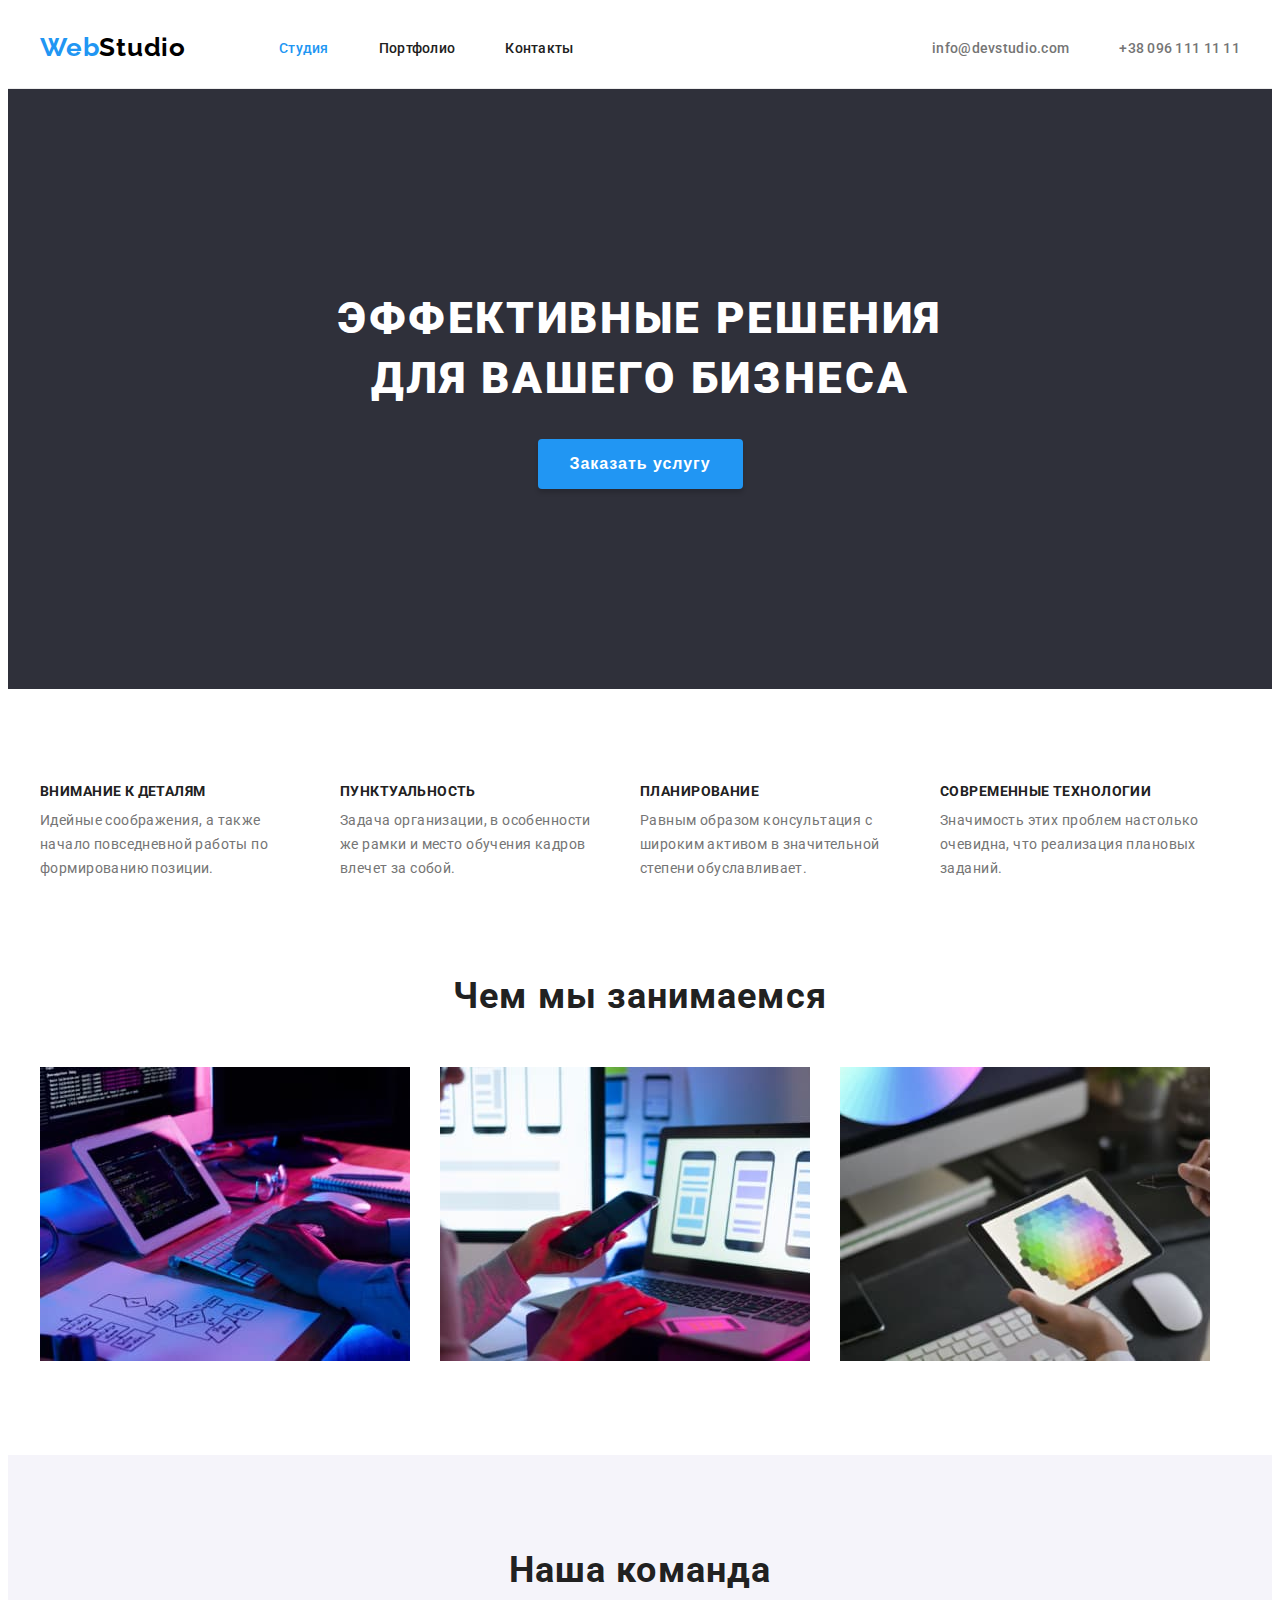
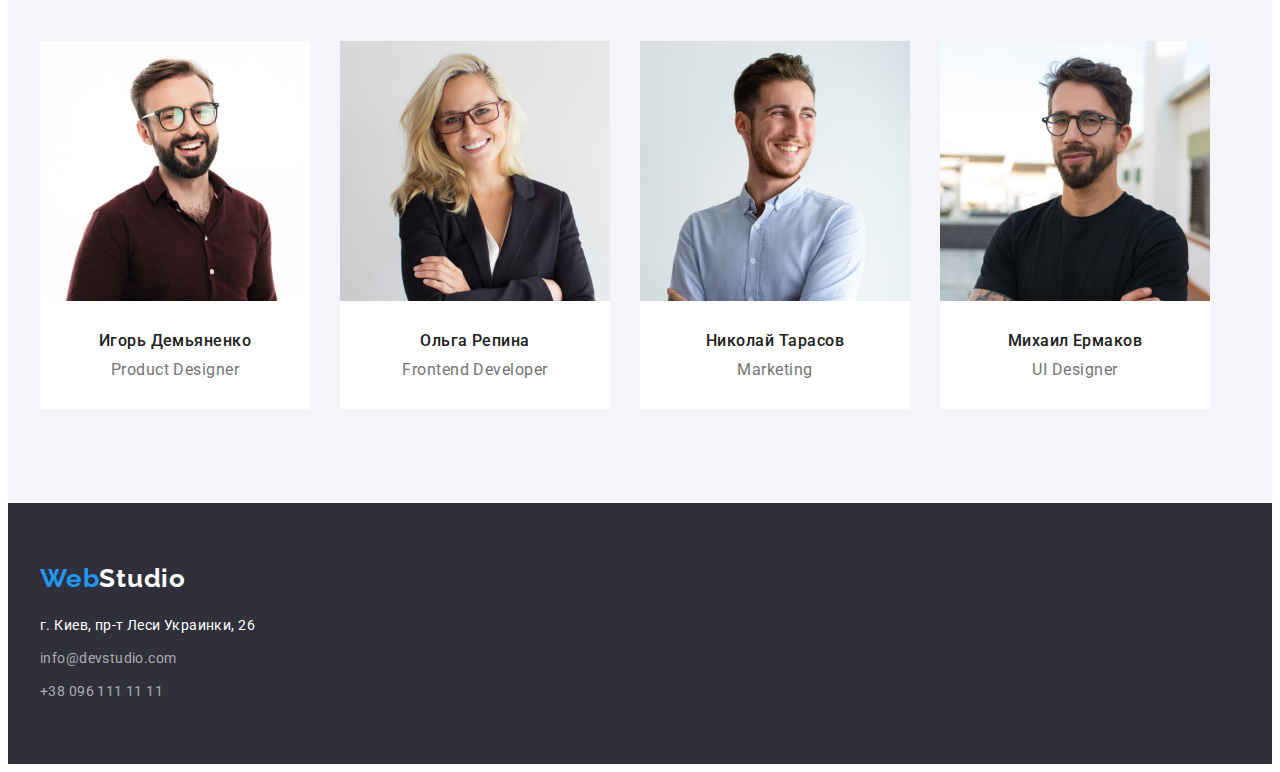
<file: index.html>
<!DOCTYPE html>
<html lang="ru">
  <head>
    <meta charset="UTF-8" />
    <meta http-equiv="X-UA-Compatible" content="IE=edge" />
    <meta name="viewport" content="width=device-width, initial-scale=1.0" />
    <link rel="preconnect" href="https://fonts.googleapis.com" />
    <link rel="preconnect" href="https://fonts.gstatic.com" crossorigin />
    <link
      href="https://fonts.googleapis.com/css2?family=Raleway:wght@700&family=Roboto:wght@400;500;700;900&display=swap"
      rel="stylesheet"
    />

    <link
      rel="stylesheet"
      href="https://cdnjs.cloudflare.com/ajax/libs/modern-normalize/1.1.0/modern-normalize.min.css"
      integrity="sha512-wpPYUAdjBVSE4KJnH1VR1HeZfpl1ub8YT/NKx4PuQ5NmX2tKuGu6U/JRp5y+Y8XG2tV+wKQpNHVUX03MfMFn9Q=="
      crossorigin="anonymous"
      referrerpolicy="no-referrer"
    />
    <link rel="stylesheet" href="./css/styles.css" />
    <title>Document</title>
  </head>
  <body>
    <!-- Шапка сайта -->
    <header class="header">
      <div class="container">
        <nav class="navigation">
          <a class="logo" href="./index.html">Web<span class="logo-accent">Studio</span></a>
          <ul class="nav-list">
            <li class="nav-list-item"><a class="nav-list-link on-page" href="#">Студия</a></li>
            <li class="nav-list-item">
              <a class="nav-list-link" href="./portfolio.html">Портфолио</a>
            </li>
            <li class="nav-list-item"><a class="nav-list-link" href="#">Контакты</a></li>
          </ul>
        </nav>
        <ul class="adress-list">
          <li class="adress-list-item">
            <a class="adress-list-link" href="mailto:info@devstudio.com">info@devstudio.com</a>
          </li>
          <li class="adress-list-item">
            <a class="adress-list-link" href="tel:+380961111111">+38 096 111 11 11</a>
          </li>
        </ul>
      </div>
    </header>

    <main class="main">
      <!-- Герой -->
      <section class="hero">
        <div class="container">
          <h1 class="hero-title">
            Эффективные решения <br />
            для вашего бизнеса
          </h1>
          <button class="hero-but" type="button">Заказать услугу</button>
        </div>
      </section>

      <!-- Особенности -->
      <section class="about">
        <div class="container">
          <h2 class="about-title visually-hidden">Особенности</h2>
          <ul class="about-list">
            <li class="about-list-item">
              <h3 class="about-list-title">Внимание к деталям</h3>
              <p class="about-list-description">
                Идейные соображения, а также начало повседневной работы по формированию позиции.
              </p>
            </li>

            <li class="about-list-item">
              <h3 class="about-list-title">Пунктуальность</h3>
              <p class="about-list-description">
                Задача организации, в особенности же рамки и место обучения кадров влечет за собой.
              </p>
            </li>

            <li class="about-list-item">
              <h3 class="about-list-title">Планирование</h3>
              <p class="about-list-description">
                Равным образом консультация с широким активом в значительной степени обуславливает.
              </p>
            </li>

            <li class="about-list-item">
              <h3 class="about-list-title">Современные технологии</h3>
              <p class="about-list-description">
                Значимость этих проблем настолько очевидна, что реализация плановых заданий.
              </p>
            </li>
          </ul>
        </div>
      </section>

      <!-- Чем занимаются -->
      <section class="works">
        <div class="container">
          <h2 class="works-title">Чем мы занимаемся</h2>
          <ul class="works-list">
            <li class="works-list-item">
              <img
                class="works-list-img"
                src="./images/img.jpg"
                alt="Создание сайтов"
                width="370"
                height="294"
              />
            </li>
            <li class="works-list-item">
              <img
                class="works-list-img"
                src="./images/box2.jpg"
                alt="Продвижение сайтов"
                width="370"
                height="294"
              />
            </li>
            <li class="works-list-item">
              <img
                class="works-list-img"
                src="./images/box3.jpg"
                alt="Дизайн сайтов"
                width="370"
                height="294"
              />
            </li>
          </ul>
        </div>
      </section>

      <!-- Команда -->
      <section class="team">
        <div class="container">
          <h2 class="team-title">Наша команда</h2>
          <ul class="team-list">
            <li class="team-list-item">
              <img
                class="team-list-img"
                src="./images/imgt.jpg"
                alt="Игорь Демьяненко"
                width="270"
                height="260"
              />
              <div class="team-title-description">
                <h3 class="team-list-title">Игорь Демьяненко</h3>
                <p class="team-list-description">Product Designer</p>
              </div>
            </li>

            <li class="team-list-item">
              <img
                class="team-list-img"
                src="./images/imgt(1).jpg"
                alt="Ольга Репина"
                width="270"
                height="260"
              />
              <div class="team-title-description">
                <h3 class="team-list-title">Ольга Репина</h3>
                <p class="team-list-description">Frontend Developer</p>
              </div>
            </li>
            <li class="team-list-item">
              <img
                class="team-list-img"
                src="./images/imgt(2).jpg"
                alt="Николай Тарасов"
                width="270"
                height="260"
              />
              <div class="team-title-description">
                <h3 class="team-list-title">Николай Тарасов</h3>
                <p class="team-list-description">Marketing</p>
              </div>
            </li>
            <li class="team-list-item">
              <img
                class="team-list-img"
                src="./images/imgt(3).jpg"
                alt="Михаил Ермаков"
                width="270"
                height="260"
              />
              <div class="team-title-description">
                <h3 class="team-list-title">Михаил Ермаков</h3>
                <p class="team-list-description">UI Designer</p>
              </div>
            </li>
          </ul>
        </div>
      </section>
    </main>

    <!-- Футер -->
    <footer class="footer">
      <div class="container">
        <a class="logo" href="./index.html">Web<span class="logo-accent-light">Studio</span></a>
        <address class="footer-adress">
          <ul class="footer-adress-list">
            <li class="footer-adress-list-item">
              <a
                class="footer-adress-map-link"
                href="https://goo.gl/maps/aLxLgrp7FurH3zzR9"
                target="_blank"
                rel="nofollow noreferrer noopener"
                >г. Киев, пр-т Леси Украинки, 26</a
              >
            </li>
            <li class="footer-adress-list-item">
              <a class="footer-adress-link" href="mailto:info@devstudio.com">info@devstudio.com</a>
            </li>
            <li class="footer-adress-list-item">
              <a class="footer-adress-link" href="tel:+380961111111">+38 096 111 11 11</a>
            </li>
          </ul>
        </address>
      </div>
    </footer>
  </body>
</html>
</file>
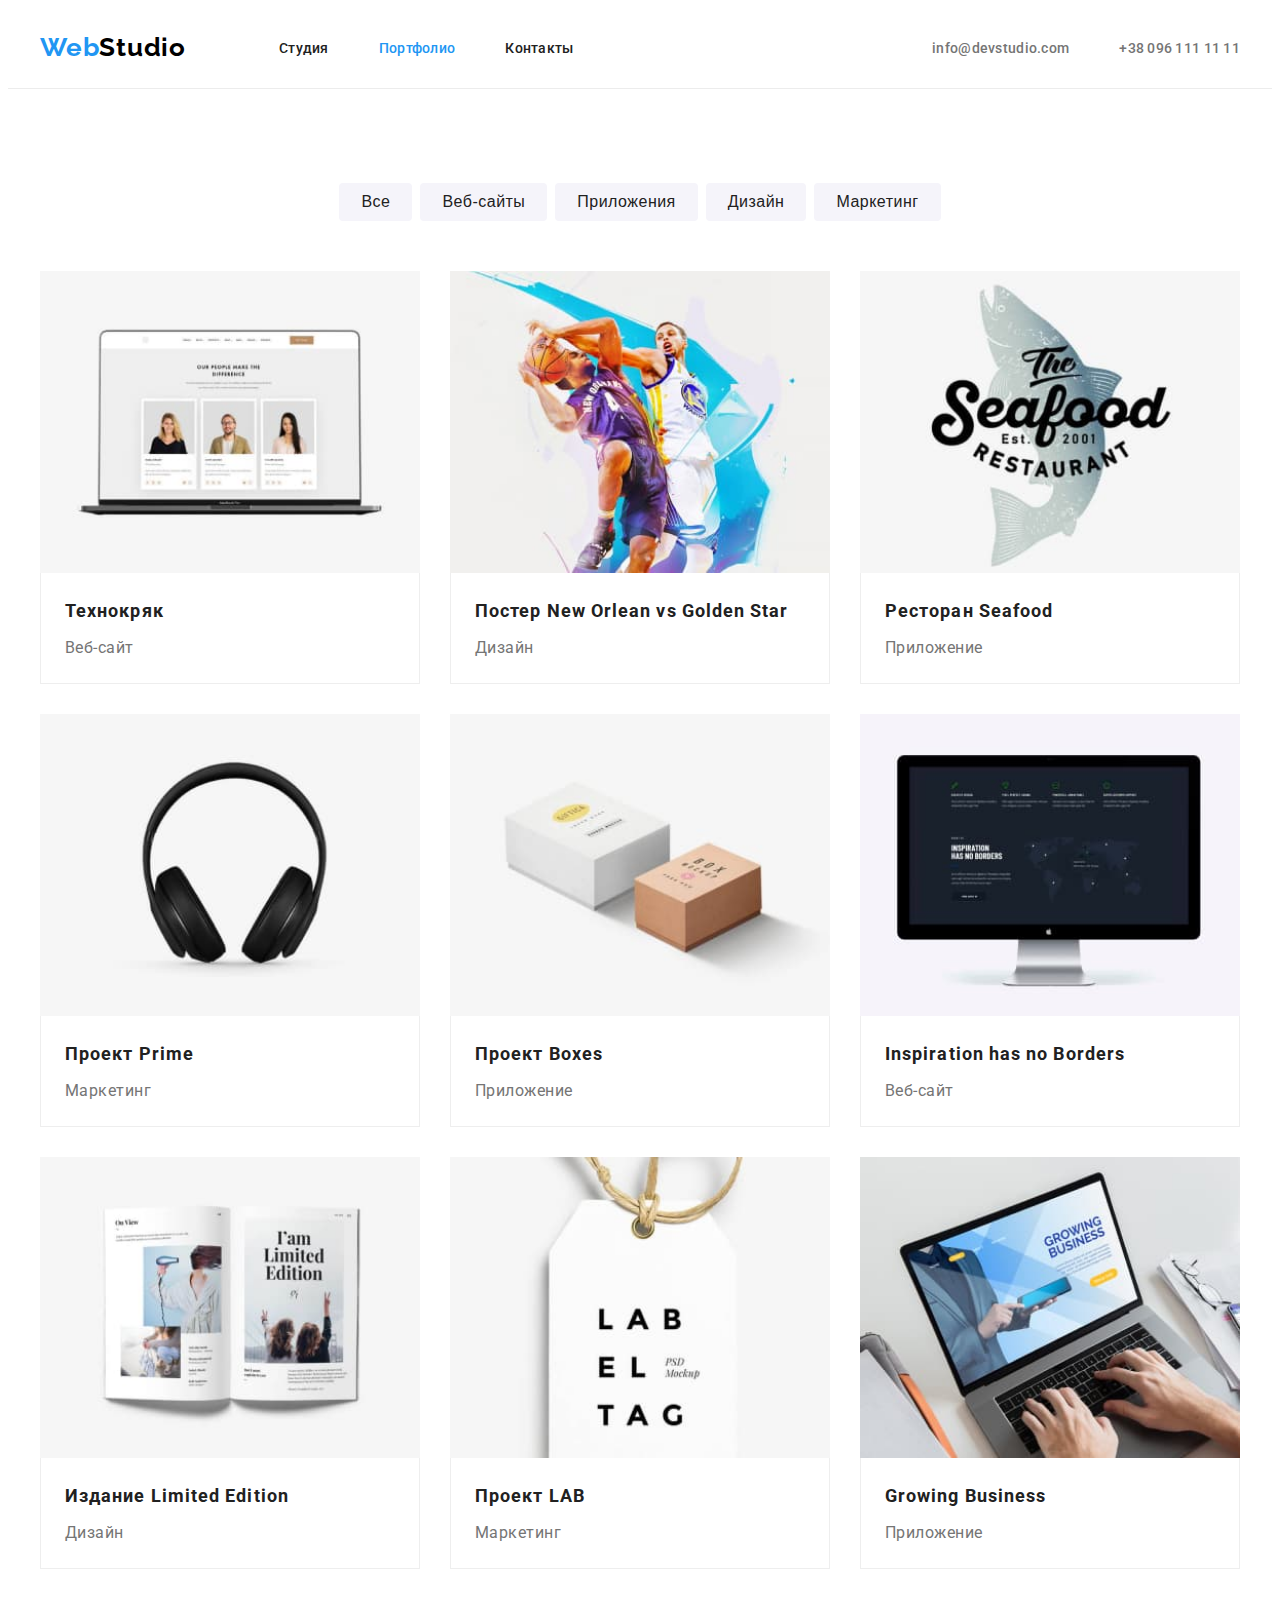
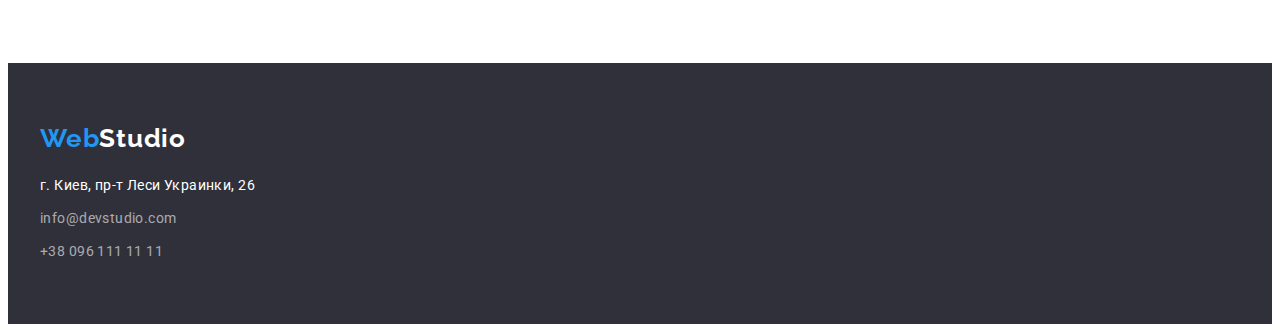
<file: portfolio.html>
<!DOCTYPE html>
<html lang="ru">
  <head>
    <meta charset="UTF-8" />
    <meta http-equiv="X-UA-Compatible" content="IE=edge" />
    <meta name="viewport" content="width=device-width, initial-scale=1.0" />
    <link rel="preconnect" href="https://fonts.googleapis.com" />
    <link rel="preconnect" href="https://fonts.gstatic.com" crossorigin />
    <link
      href="https://fonts.googleapis.com/css2?family=Raleway:wght@700&family=Roboto:wght@400;500;700;900&display=swap"
      rel="stylesheet"
    />
    <link
      href="https://fonts.googleapis.com/css2?family=Raleway:wght@700&family=Roboto:wght@400;500;700;900&display=swap"
      rel="stylesheet"
    />
    <link
      rel="stylesheet"
      href="https://cdnjs.cloudflare.com/ajax/libs/modern-normalize/1.1.0/modern-normalize.min.css"
      integrity="sha512-wpPYUAdjBVSE4KJnH1VR1HeZfpl1ub8YT/NKx4PuQ5NmX2tKuGu6U/JRp5y+Y8XG2tV+wKQpNHVUX03MfMFn9Q=="
      crossorigin="anonymous"
      referrerpolicy="no-referrer"
    />
    <link rel="stylesheet" href="./css/styles.css" />
    <title>Document</title>
  </head>
  <body>
    <!-- Шапка сайта -->
    <header class="header">
      <div class="container">
        <nav class="navigation">
          <a class="logo" href="./index.html">Web<span class="logo-accent">Studio</span></a>
          <ul class="nav-list">
            <li class="nav-list-item"><a class="nav-list-link" href="./index.html">Студия</a></li>
            <li class="nav-list-item"><a class="nav-list-link on-page" href="#">Портфолио</a></li>
            <li class="nav-list-item"><a class="nav-list-link" href="#">Контакты</a></li>
          </ul>
        </nav>
        <ul class="adress-list">
          <li class="adress-list-item">
            <a class="adress-list-link" href="mailto:info@devstudio.com">info@devstudio.com</a>
          </li>
          <li class="adress-list-item">
            <a class="adress-list-link" href="tel:+380961111111">+38 096 111 11 11</a>
          </li>
        </ul>
      </div>
    </header>

    <!-- Main -->
    <main class="portfolio-main">
      <section class="portfolio-list">
        <div class="container">
          <!-- filter buttons -->
          <ul class="filter-list-btn">
            <li class="filter-list-item"><button class="filter-btn" type="button">Все</button></li>
            <li class="filter-list-item">
              <button class="filter-btn" type="button">Веб-сайты</button>
            </li>
            <li class="filter-list-item">
              <button class="filter-btn" type="button">Приложения</button>
            </li>
            <li class="filter-list-item">
              <button class="filter-btn" type="button">Дизайн</button>
            </li>
            <li class="filter-list-item">
              <button class="filter-btn" type="button">Маркетинг</button>
            </li>
          </ul>

          <!-- projects list -->
          <ul class="portf-projects-list">
            <li class="portf-projects-list-item">
              <a class="portf-projects-list-link" href="#">
                <img class="portf-projects-img" src="./images/proj2(1).jpg" alt="Teхнокряк" />
                <div class="portf-title-description">
                  <h2 class="portf-projects-title">Технокряк</h2>
                  <p class="portf-projects-description">Веб-сайт</p>
                </div>
              </a>
            </li>
            <li class="portf-projects-list-item">
              <a class="portf-projects-list-link" href="#">
                <img
                  class="portf-projects-img"
                  src="./images/proj2(2).jpg"
                  alt="Постер New Orlean vs Golden Star"
                />
                <div class="portf-title-description">
                  <h2 class="portf-projects-title">Постер New Orlean vs Golden Star</h2>
                  <p class="portf-projects-description">Дизайн</p>
                </div>
              </a>
            </li>
            <li class="portf-projects-list-item">
              <a class="portf-projects-list-link" href="#">
                <img
                  class="portf-projects-img"
                  src="./images/proj2(3).jpg"
                  alt="Ресторан Seafood"
                />
                <div class="portf-title-description">
                  <h2 class="portf-projects-title">Ресторан Seafood</h2>
                  <p class="portf-projects-description">Приложение</p>
                </div>
              </a>
            </li>
            <li class="portf-projects-list-item">
              <a class="portf-projects-list-link" href="#">
                <img class="portf-projects-img" src="./images/proj2(4).jpg" alt="Проект Prime" />
                <div class="portf-title-description">
                  <h2 class="portf-projects-title">Проект Prime</h2>
                  <p class="portf-projects-description">Маркетинг</p>
                </div>
              </a>
            </li>
            <li class="portf-projects-list-item">
              <a class="portf-projects-list-link" href="#">
                <img class="portf-projects-img" src="./images/proj2(5).jpg" alt="Проект Boxes" />
                <div class="portf-title-description">
                  <h2 class="portf-projects-title">Проект Boxes</h2>
                  <p class="portf-projects-description">Приложение</p>
                </div>
              </a>
            </li>
            <li class="portf-projects-list-item">
              <a class="portf-projects-list-link" href="#">
                <img
                  class="portf-projects-img"
                  src="./images/proj2(6).jpg"
                  alt="Inspiration has no Borders"
                />
                <div class="portf-title-description">
                  <h2 class="portf-projects-title">Inspiration has no Borders</h2>
                  <p class="portf-projects-description">Веб-сайт</p>
                </div>
              </a>
            </li>
            <li class="portf-projects-list-item">
              <a class="portf-projects-list-link" href="#">
                <img
                  class="portf-projects-img"
                  src="./images/proj2(7).jpg"
                  alt="Издание Limited Edition"
                />
                <div class="portf-title-description">
                  <h2 class="portf-projects-title">Издание Limited Edition</h2>
                  <p class="portf-projects-description">Дизайн</p>
                </div>
              </a>
            </li>
            <li class="portf-projects-list-item">
              <a class="portf-projects-list-link" href="#">
                <img class="portf-projects-img" src="./images/proj2(8).jpg" alt="Проект LAB" />
                <div class="portf-title-description">
                  <h2 class="portf-projects-title">Проект LAB</h2>
                  <p class="portf-projects-description">Маркетинг</p>
                </div>
              </a>
            </li>
            <li class="portf-projects-list-item">
              <a class="portf-projects-list-link" href="#">
                <img
                  class="portf-projects-img"
                  src="./images/proj2(9).jpg"
                  alt="Growing Business"
                />
                <div class="portf-title-description">
                  <h2 class="portf-projects-title">Growing Business</h2>
                  <p class="portf-projects-description">Приложение</p>
                </div>
              </a>
            </li>
          </ul>
        </div>
      </section>
    </main>

    <!-- Футер -->
    <footer class="footer">
      <div class="container">
        <a class="logo" href="./index.html">Web<span class="logo-accent-light">Studio</span></a>
        <address class="footer-adress">
          <ul class="footer-adress-list">
            <li class="footer-adress-list-item">
              <a
                class="footer-adress-map-link"
                href="https://goo.gl/maps/aLxLgrp7FurH3zzR9"
                target="_blank"
                rel="nofollow noreferrer noopener"
                >г. Киев, пр-т Леси Украинки, 26</a
              >
            </li>
            <li class="footer-adress-list-item">
              <a class="footer-adress-link" href="mailto:info@devstudio.com">info@devstudio.com</a>
            </li>
            <li class="footer-adress-list-item">
              <a class="footer-adress-link" href="tel:+380961111111">+38 096 111 11 11</a>
            </li>
          </ul>
        </address>
      </div>
    </footer>
  </body>
</html>
</file>
<file: css/styles.css>
:root {
  --accent-color: #2196f3;
  --main-text-color: #212121;
  --main-backgraund-color: #e5e5e5;
  --logo-accent-color: #000000;
  --description-color: #757575;
  --hero-backgraund-color: #2f303a;
  --title-color: #ffffff;
  --adress-color: rgba(255, 255, 255, 0.6);
  --filtr-button-color: #f5f4fa;
  --hero-but-hover-color: #188ce8;
  --header-border: #ececec;
  --portf-title-descr: #eeeeee;
}
h1,
h2,
h3,
h4,
h5,
h6 {
  margin: 0;
}
p {
  margin: 0;
}
ul {
  margin: 0;
  padding: 0;
}
body {
  font-family: 'Roboto', sans-serif;
  color: var(--main-text-color);
}
section {
  padding-bottom: 94px;
  padding-top: 94px;
}
img {
  display: block;
}
.visually-hidden {
  position: absolute;
  width: 1px;
  height: 1px;
  margin: -1px;
  border: 0;
  padding: 0;

  white-space: nowrap;
  clip-path: inset(100%);
  clip: rect(0 0 0 0);
  overflow: hidden;
}
.container {
  width: 1200px;
  padding-left: 15px;
  padding-right: 15px;
  margin-left: auto;
  margin-right: auto;
}

/* header */
.header {
  border-bottom: 1px solid var(--header-border);
}
.header .container {
  display: flex;
  align-items: center;
  justify-content: space-between;
}
.navigation {
  display: flex;
  align-items: center;
}
.logo {
  color: var(--accent-color);
  font-family: 'Raleway', sans-serif;
  font-weight: 700;
  font-size: 26px;
  line-height: 1.192;
  letter-spacing: 0.03em;
  text-decoration: none;
}

.header .logo {
  padding: 24px 0 25px 0;
}
.logo-accent {
  color: var(--logo-accent-color);
}
.nav-list {
  display: flex;
  margin-left: 93px;
  font-weight: 500;
  font-size: 14px;
  line-height: 1.143;
  letter-spacing: 0.02em;
  list-style: none;
}
.nav-list-item {
}
.nav-list-item:not(:last-child) {
  margin-right: 50px;
}

.nav-list-link {
  text-decoration: none;
  color: var(--main-text-color);
  padding: 32px 0;
}
.on-page {
  color: var(--accent-color);
}
.nav-list-link:hover,
.nav-list-link:focus {
  color: var(--accent-color);
}
.adress-list {
  display: flex;
  font-weight: 500;
  font-size: 14px;
  line-height: 1.143;
  letter-spacing: 0.02em;
  list-style: none;
}
.adress-list-item {
}
.adress-list-item:last-child {
  margin-left: 50px;
}
.adress-list-link {
  text-decoration: none;
  color: var(--description-color);
  padding: 32px 0;
}
.adress-list-link:hover,
.adress-list-link:focus {
  color: var(--accent-color);
}

/* main */
.main {
}
/* hero */
.hero {
  background-color: var(--hero-backgraund-color);
  text-align: center;
  padding-top: 200px;
  padding-bottom: 200px;
}
.hero-title {
  font-weight: 900;
  font-size: 44px;
  line-height: 1.363;

  letter-spacing: 0.06em;
  text-transform: uppercase;

  color: var(--title-color);
  margin-bottom: 30px;
}
.hero-but {
  font-weight: bold;
  font-size: 16px;
  line-height: 1.87;
  align-items: center;
  text-align: center;
  letter-spacing: 0.06em;

  color: var(--title-color);
  background-color: var(--accent-color);
  cursor: pointer;
  padding: 10px 32px;
  border: none;
  box-shadow: 0px 4px 4px rgba(0, 0, 0, 0.15);
  border-radius: 4px;
}
.hero-but:hover,
.hero-but:focus {
  background-color: var(--hero-but-hover-color);
}

/* особенности */
.about {
  padding-bottom: 0;
}
.about-title {
}

.about-list {
  display: flex;
  list-style: none;
}
.about-list-item {
}

.about-list-item:not(:last-child) {
  margin-right: 30px;
}

.about-list-title {
  font-weight: bold;
  font-size: 14px;
  line-height: 1.143;
  letter-spacing: 0.03em;
  text-transform: uppercase;

  margin-bottom: 10px;
}
.about-list-description {
  font-size: 14px;
  line-height: 1.714;
  letter-spacing: 0.03em;
  width: 270px;

  color: var(--description-color);
}
.works {
}
.works-title {
  font-size: 36px;
  line-height: 1.167;
  text-align: center;
  letter-spacing: 0.03em;
  margin-bottom: 50px;
}
.works-list {
  list-style: none;
  display: flex;
}
.works-list-item:not(:last-child) {
  margin-right: 30px;
}

.works-list-item {
  width: 370px;
}
.works-list-img {
}
.team {
  background-color: var(--filtr-button-color);
}

/* team-title=works-title */
.team-title {
  font-weight: 700;
  font-size: 36px;
  line-height: 1.167;
  text-align: center;
  letter-spacing: 0.03em;
  margin-bottom: 50px;
}
.team-list {
  list-style: none;
  display: flex;
}
.team-list-item {
  background-color: var(--title-color);
}
.team-list-item:not(:last-child) {
  margin-right: 30px;
  width: 270px;
}
.team-list-img {
}
.team-title-description {
  padding: 30px;
  text-align: center;
}
.team-list-title {
  font-weight: 500;
  font-size: 16px;
  line-height: 1.188;
  letter-spacing: 0.03em;
  margin-bottom: 10px;
}
.team-list-description {
  font-size: 16px;
  line-height: 1.188;
  letter-spacing: 0.03em;

  color: var(--description-color);
}

/* footer */
.footer {
  background-color: var(--hero-backgraund-color);
  padding: 60px 0px;
}
.footer .logo {
  display: inline-block;
  margin-bottom: 20px;
}
.footer-adress {
}
.footer-adress-list {
  list-style: none;
}
.footer-adress-list-item:not(:last-child) {
  margin-bottom: 9px;
}
.footer-adress-map-link {
  font-style: normal;
  font-weight: 400;
  font-size: 14px;
  line-height: 1.714;
  letter-spacing: 0.03em;
  text-decoration: none;

  color: var(--title-color);
}
.footer-adress-map-link:hover,
.footer-adress-map-link:focus,
.footer-adress-link:focus,
.footer-adress-link:hover {
  color: var(--accent-color);
}
.footer-adress-link {
  text-decoration: none;
  font-style: normal;
  font-weight: 400;
  font-size: 14px;
  line-height: 1.714;
  letter-spacing: 0.03em;
  color: var(--adress-color);
}
.logo-accent-light {
  color: var(--title-color);
}

/* Portfolio */
/* main */
.portfolio-main {
}
.portfolio-list {
}
.filter-list-btn {
  display: flex;
  justify-content: center;
  margin-bottom: 50px;
}
.filter-btn {
  cursor: pointer;
  background-color: var(--filtr-button-color);
  font-weight: 500;
  font-size: 16px;
  line-height: 1.62;
  text-align: center;
  letter-spacing: 0.03em;
  color: var(--main-text-color);
  padding: 6px 22px;
  border: none;
  border-radius: 4px;
}

.filter-btn:focus,
.filter-btn:hover {
  color: var(--title-color);
  background-color: var(--accent-color);
}

.filter-list-item {
  list-style: none;
}
.filter-list-item:not(:last-child) {
  margin-right: 8px;
}

.portf-projects-list {
  list-style: none;
  display: flex;
  flex-wrap: wrap;
  margin-left: -30px;
  margin-top: -30px;
}
.portf-projects-list-item {
  margin-left: 30px;
  margin-top: 30px;
  flex-basis: calc((100% - 90px) / 3);
}
.portf-projects-list-link {
  text-decoration: none;
}
.portf-projects-img {
  width: 100%;
}
.portf-title-description {
  padding: 20px 24px;
  border-bottom: 1px solid var(--portf-title-descr);
  border-right: 1px solid var(--portf-title-descr);
  border-left: 1px solid var(--portf-title-descr);
}

.portf-projects-title {
  font-weight: 700;
  font-size: 18px;
  line-height: 2;
  letter-spacing: 0.06em;
  color: var(--main-text-color);
  margin-bottom: 4px;
}
.portf-projects-description {
  font-size: 16px;
  line-height: 1.87;
  letter-spacing: 0.03em;
  color: var(--description-color);
}
</file>
